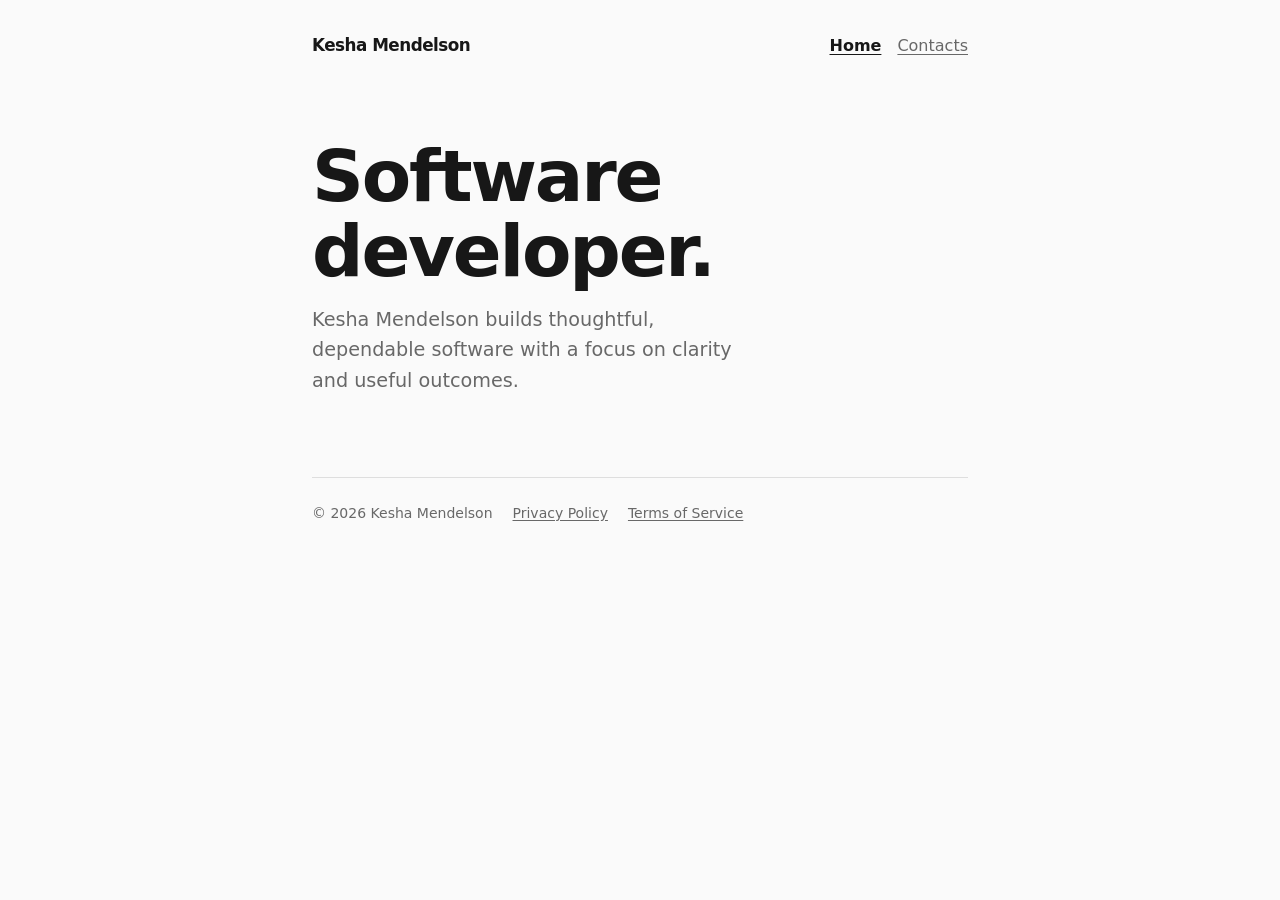
<file: index.html>
<!doctype html>
<html lang="en">
<head>
  <meta charset="utf-8">
  <meta name="viewport" content="width=device-width, initial-scale=1">
  <meta name="description" content="Kesha Mendelson — software developer.">
  <title>Kesha Mendelson — Developer</title>
  <link rel="stylesheet" href="styles.css">
</head>
<body>
  <header>
    <a class="brand" href="index.html" aria-current="page">Kesha Mendelson</a>
    <nav aria-label="Main navigation">
      <a href="index.html" aria-current="page">Home</a>
      <a href="contacts.html">Contacts</a>
    </nav>
  </header>

  <main>
    <h1>Software developer.</h1>
    <p class="intro">Kesha Mendelson builds thoughtful, dependable software with a focus on clarity and useful outcomes.</p>
  </main>

  <footer>
    <span>© 2026 Kesha Mendelson</span>
    <a href="privacy-policy.html">Privacy Policy</a>
    <a href="terms-of-service.html">Terms of Service</a>
  </footer>
</body>
</html>
</file>
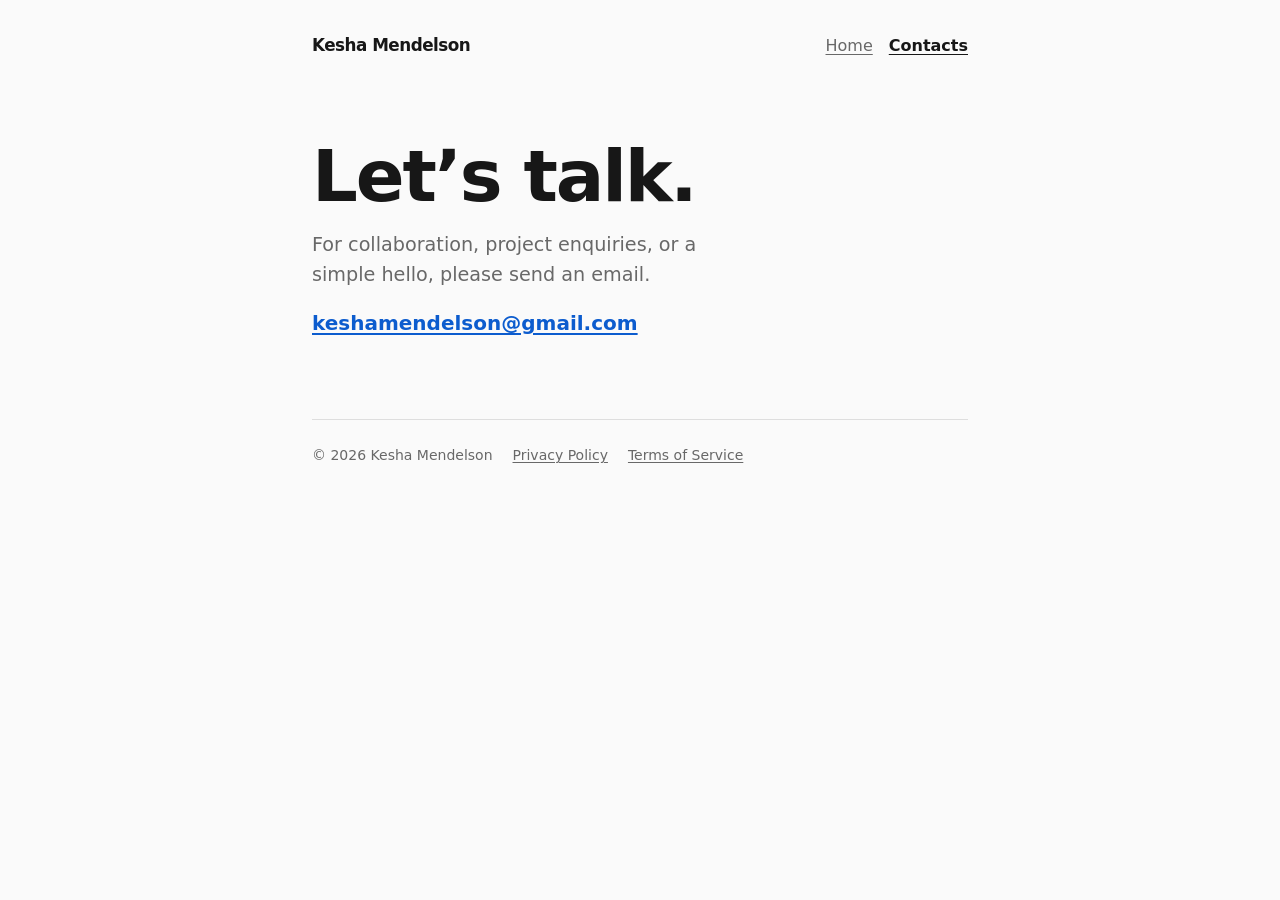
<file: contacts.html>
<!doctype html>
<html lang="en">
<head>
  <meta charset="utf-8">
  <meta name="viewport" content="width=device-width, initial-scale=1">
  <meta name="description" content="Contact Kesha Mendelson.">
  <title>Contacts — Kesha Mendelson</title>
  <link rel="stylesheet" href="styles.css">
</head>
<body>
  <header>
    <a class="brand" href="index.html">Kesha Mendelson</a>
    <nav aria-label="Main navigation">
      <a href="index.html">Home</a>
      <a href="contacts.html" aria-current="page">Contacts</a>
    </nav>
  </header>

  <main>
    <h1>Let’s talk.</h1>
    <p class="intro">For collaboration, project enquiries, or a simple hello, please send an email.</p>
    <p><a class="contact-link" href="mailto:keshamendelson@gmail.com">keshamendelson@gmail.com</a></p>
  </main>

  <footer>
    <span>© 2026 Kesha Mendelson</span>
    <a href="privacy-policy.html">Privacy Policy</a>
    <a href="terms-of-service.html">Terms of Service</a>
  </footer>
</body>
</html>
</file>
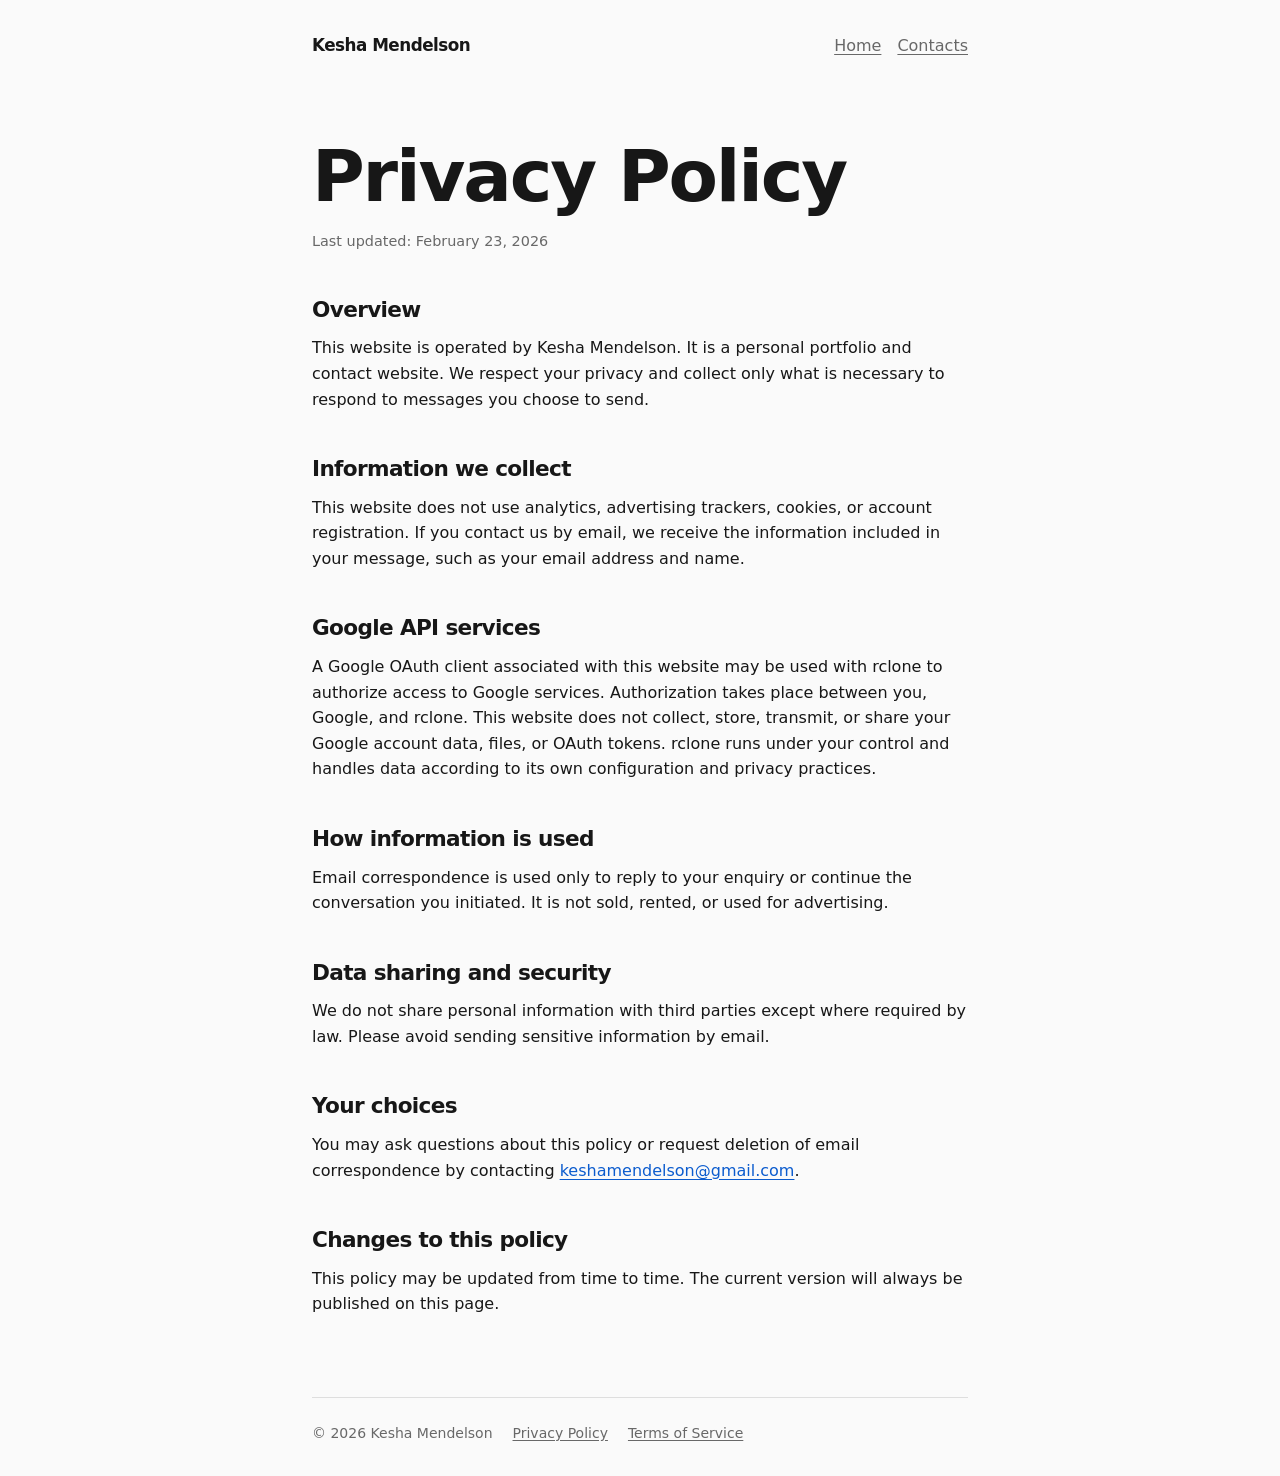
<file: privacy-policy.html>
<!doctype html>
<html lang="en">
<head>
  <meta charset="utf-8">
  <meta name="viewport" content="width=device-width, initial-scale=1">
  <meta name="description" content="Privacy Policy for Kesha Mendelson.">
  <title>Privacy Policy — Kesha Mendelson</title>
  <link rel="stylesheet" href="styles.css">
</head>
<body>
  <header>
    <a class="brand" href="index.html">Kesha Mendelson</a>
    <nav aria-label="Main navigation">
      <a href="index.html">Home</a>
      <a href="contacts.html">Contacts</a>
    </nav>
  </header>

  <main>
    <h1>Privacy Policy</h1>
    <p class="meta">Last updated: February 23, 2026</p>

    <h2>Overview</h2>
    <p>This website is operated by Kesha Mendelson. It is a personal portfolio and contact website. We respect your privacy and collect only what is necessary to respond to messages you choose to send.</p>

    <h2>Information we collect</h2>
    <p>This website does not use analytics, advertising trackers, cookies, or account registration. If you contact us by email, we receive the information included in your message, such as your email address and name.</p>

    <h2>Google API services</h2>
    <p>A Google OAuth client associated with this website may be used with rclone to authorize access to Google services. Authorization takes place between you, Google, and rclone. This website does not collect, store, transmit, or share your Google account data, files, or OAuth tokens. rclone runs under your control and handles data according to its own configuration and privacy practices.</p>

    <h2>How information is used</h2>
    <p>Email correspondence is used only to reply to your enquiry or continue the conversation you initiated. It is not sold, rented, or used for advertising.</p>

    <h2>Data sharing and security</h2>
    <p>We do not share personal information with third parties except where required by law. Please avoid sending sensitive information by email.</p>

    <h2>Your choices</h2>
    <p>You may ask questions about this policy or request deletion of email correspondence by contacting <a href="mailto:keshamendelson@gmail.com">keshamendelson@gmail.com</a>.</p>

    <h2>Changes to this policy</h2>
    <p>This policy may be updated from time to time. The current version will always be published on this page.</p>
  </main>

  <footer>
    <span>© 2026 Kesha Mendelson</span>
    <a href="privacy-policy.html">Privacy Policy</a>
    <a href="terms-of-service.html">Terms of Service</a>
  </footer>
</body>
</html>
</file>
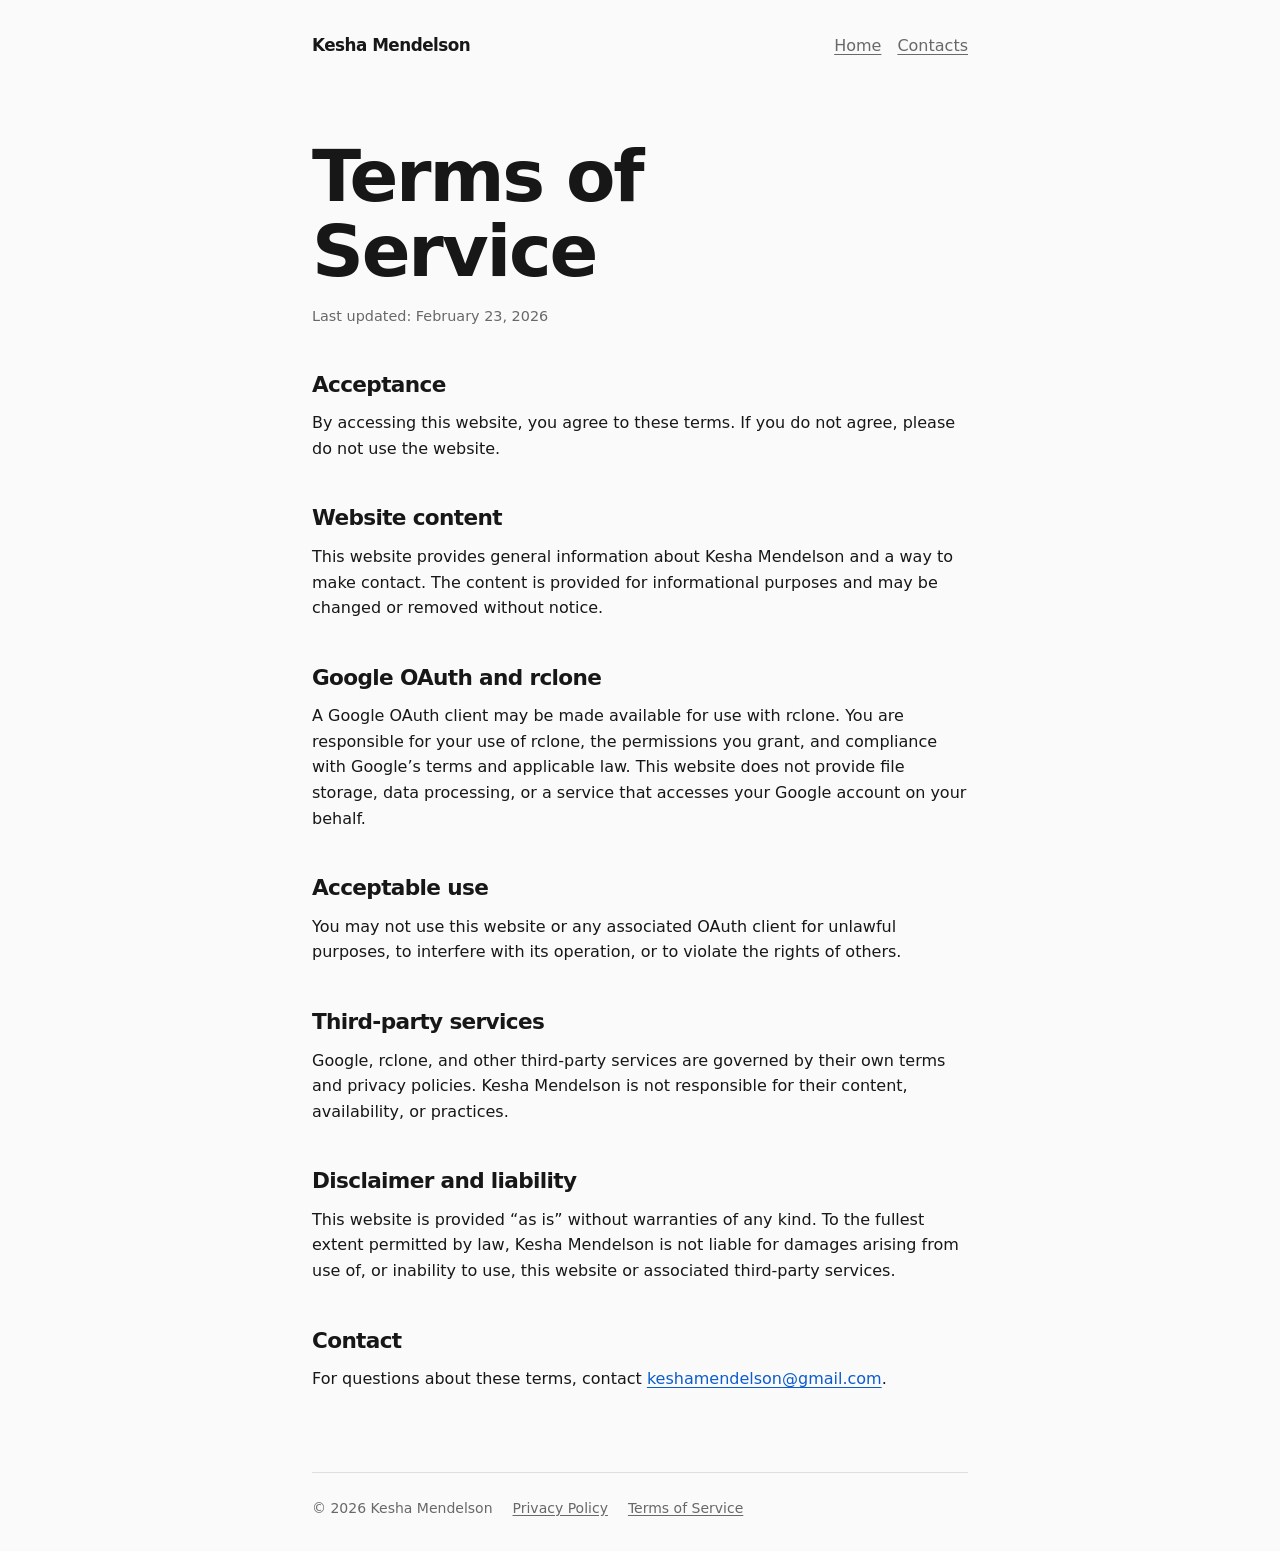
<file: terms-of-service.html>
<!doctype html>
<html lang="en">
<head>
  <meta charset="utf-8">
  <meta name="viewport" content="width=device-width, initial-scale=1">
  <meta name="description" content="Terms of Service for Kesha Mendelson.">
  <title>Terms of Service — Kesha Mendelson</title>
  <link rel="stylesheet" href="styles.css">
</head>
<body>
  <header>
    <a class="brand" href="index.html">Kesha Mendelson</a>
    <nav aria-label="Main navigation">
      <a href="index.html">Home</a>
      <a href="contacts.html">Contacts</a>
    </nav>
  </header>

  <main>
    <h1>Terms of Service</h1>
    <p class="meta">Last updated: February 23, 2026</p>

    <h2>Acceptance</h2>
    <p>By accessing this website, you agree to these terms. If you do not agree, please do not use the website.</p>

    <h2>Website content</h2>
    <p>This website provides general information about Kesha Mendelson and a way to make contact. The content is provided for informational purposes and may be changed or removed without notice.</p>

    <h2>Google OAuth and rclone</h2>
    <p>A Google OAuth client may be made available for use with rclone. You are responsible for your use of rclone, the permissions you grant, and compliance with Google’s terms and applicable law. This website does not provide file storage, data processing, or a service that accesses your Google account on your behalf.</p>

    <h2>Acceptable use</h2>
    <p>You may not use this website or any associated OAuth client for unlawful purposes, to interfere with its operation, or to violate the rights of others.</p>

    <h2>Third-party services</h2>
    <p>Google, rclone, and other third-party services are governed by their own terms and privacy policies. Kesha Mendelson is not responsible for their content, availability, or practices.</p>

    <h2>Disclaimer and liability</h2>
    <p>This website is provided “as is” without warranties of any kind. To the fullest extent permitted by law, Kesha Mendelson is not liable for damages arising from use of, or inability to use, this website or associated third-party services.</p>

    <h2>Contact</h2>
    <p>For questions about these terms, contact <a href="mailto:keshamendelson@gmail.com">keshamendelson@gmail.com</a>.</p>
  </main>

  <footer>
    <span>© 2026 Kesha Mendelson</span>
    <a href="privacy-policy.html">Privacy Policy</a>
    <a href="terms-of-service.html">Terms of Service</a>
  </footer>
</body>
</html>
</file>
<file: styles.css>
:root {
  color-scheme: light;
  --ink: #171717;
  --muted: #686868;
  --line: #dedede;
  --paper: #fafafa;
  --accent: #0c5cce;
}

* { box-sizing: border-box; }

html { font-family: Inter, ui-sans-serif, system-ui, -apple-system, BlinkMacSystemFont, "Segoe UI", sans-serif; }

body {
  max-width: 44rem;
  min-height: 100vh;
  margin: 0 auto;
  padding: 2rem 1.5rem;
  color: var(--ink);
  background: var(--paper);
  font-size: 1rem;
  line-height: 1.6;
}

header {
  display: flex;
  align-items: baseline;
  justify-content: space-between;
  gap: 1rem;
  padding-bottom: 2rem;
}

.brand, h1, h2 { letter-spacing: -0.03em; }

.brand {
  color: var(--ink);
  font-size: 1.05rem;
  font-weight: 700;
  text-decoration: none;
}

nav { display: flex; flex-wrap: wrap; gap: 1rem; }

a { color: var(--accent); text-underline-offset: 0.16em; }

a:hover { text-decoration-thickness: 0.14em; }

a:focus-visible { outline: 2px solid var(--accent); outline-offset: 3px; }

nav a { color: var(--muted); }
nav a[aria-current="page"] { color: var(--ink); font-weight: 600; }

main { padding: 3rem 0 4rem; }

h1 {
  max-width: 12ch;
  margin: 0 0 1rem;
  font-size: clamp(2.4rem, 8vw, 4.5rem);
  line-height: 1.04;
}

h2 { margin: 2.5rem 0 0.5rem; font-size: 1.35rem; }
p { max-width: 65ch; margin: 0 0 1rem; }

.intro { max-width: 36ch; color: var(--muted); font-size: 1.2rem; }

.contact-link { font-size: 1.25rem; font-weight: 600; }

.meta { color: var(--muted); font-size: 0.9rem; }

footer {
  display: flex;
  flex-wrap: wrap;
  gap: 0.5rem 1.25rem;
  padding-top: 1.5rem;
  border-top: 1px solid var(--line);
  color: var(--muted);
  font-size: 0.875rem;
}

footer a { color: inherit; }

@media (max-width: 28rem) {
  body { padding: 1.5rem 1.1rem; }
  header { align-items: flex-start; flex-direction: column; gap: 0.6rem; }
  main { padding-top: 2rem; }
}
</file>
